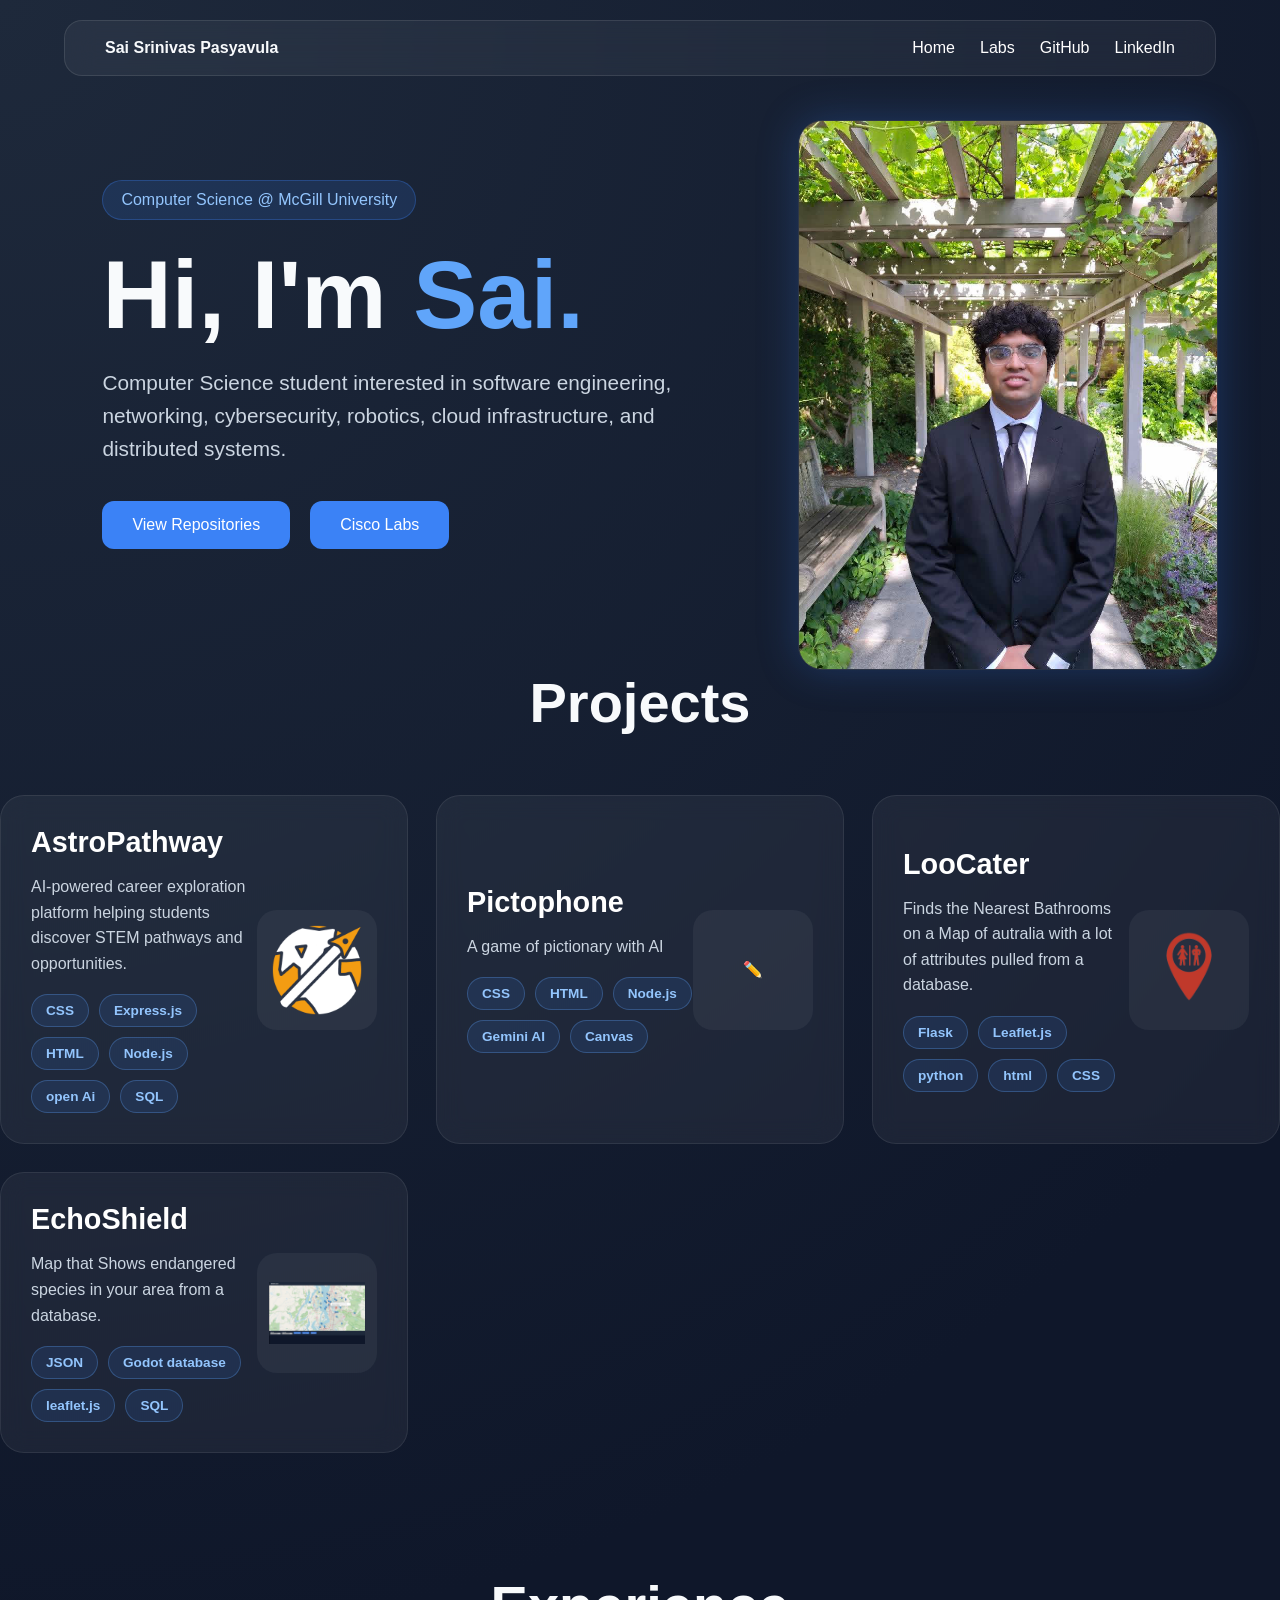
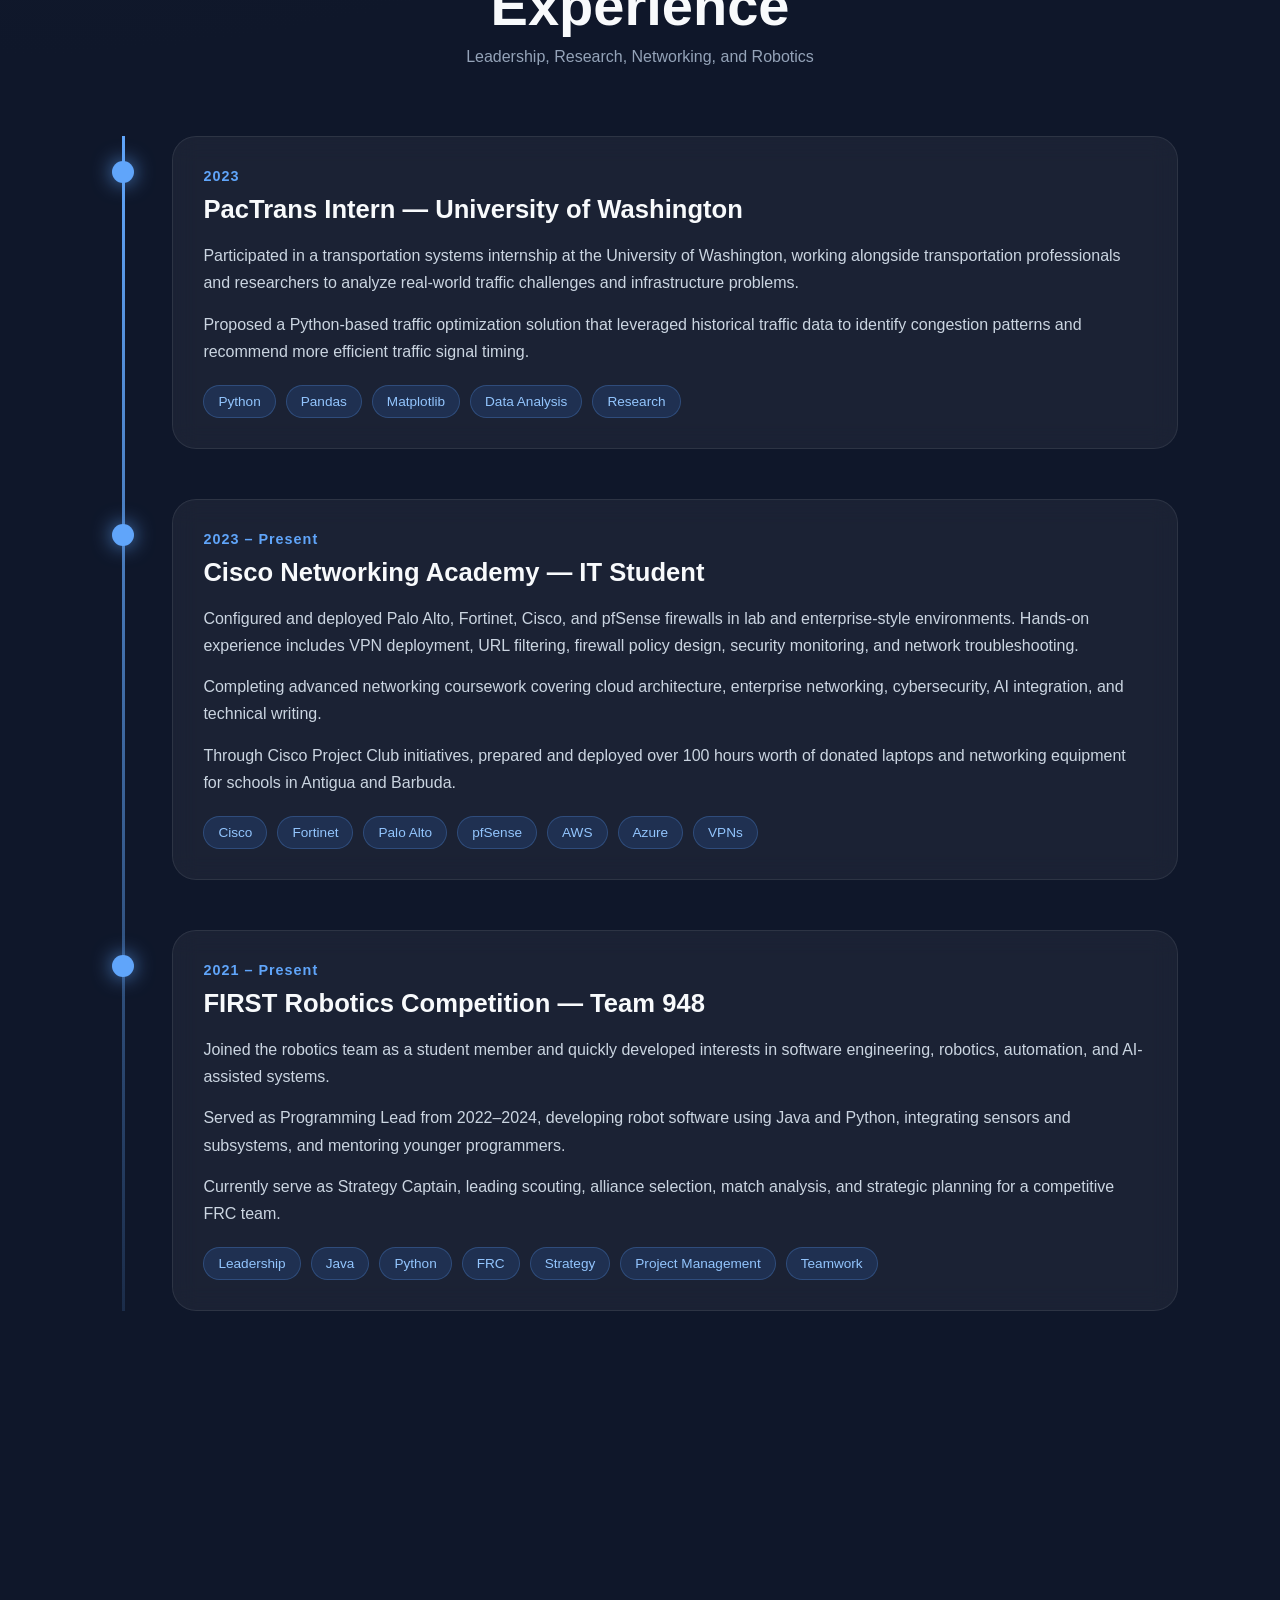
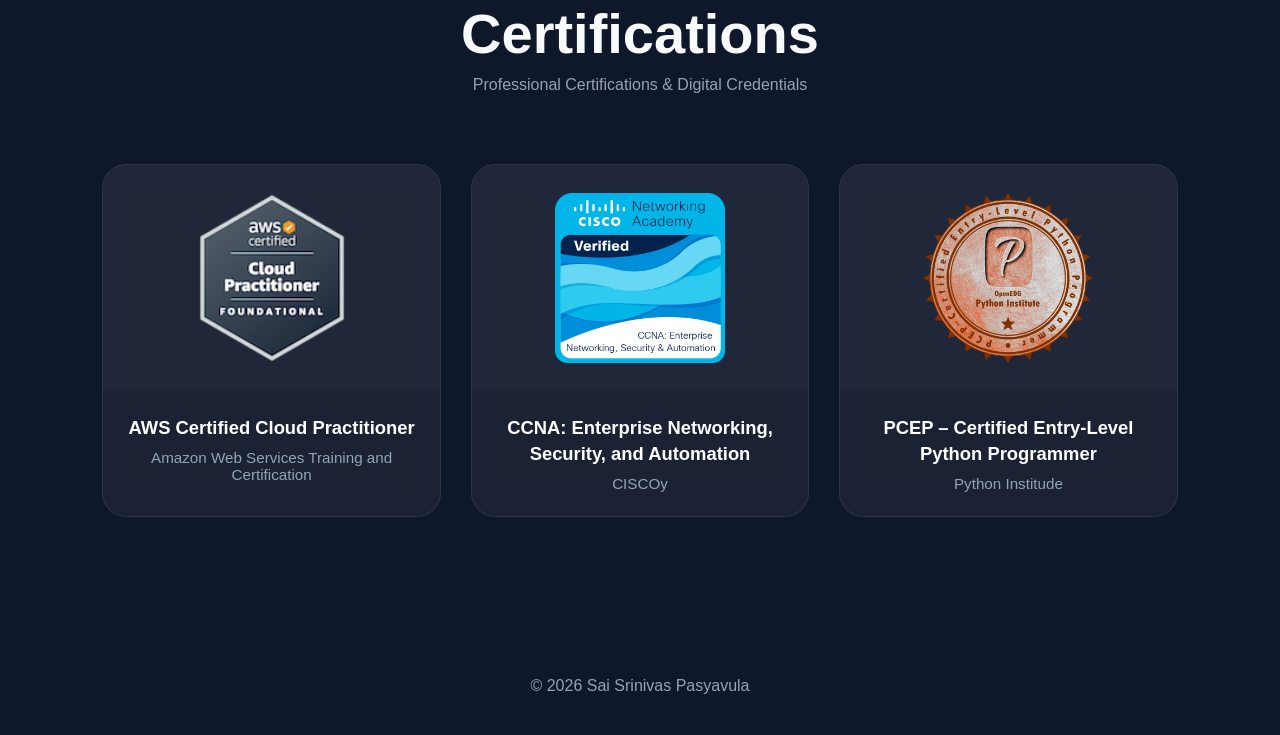
<file: index.html>
<!DOCTYPE html>

<html lang="en">
<head>
    <meta charset="UTF-8">
    <meta name="viewport" content="width=device-width, initial-scale=1.0">
    <title>Sai Srinivas Pasyavula | Portfolio</title>

    
<link rel="stylesheet" href="style.css">

<link
rel="stylesheet"
href="https://cdnjs.cloudflare.com/ajax/libs/font-awesome/6.5.1/css/all.min.css">


</head>
<body>

<nav>
    <div class="logo">Sai Srinivas Pasyavula</div>

<ul>
    <li><a href="#home">Home</a></li>
    <li><a href="labs.Html">Labs</a></li>
    <li><a href="https://github.com/saiawe2021" target="_blank">GitHub</a></li>
    <li><a href="https://www.linkedin.com/in/saisrinivaspasyavula/" target="_blank">LinkedIn</a></li>
</ul>


</nav>

<section id="home" class="hero">


<div class="hero-content">

    <span class="badge">Computer Science @ McGill University</span>

    <h1>
        Hi, I'm <span class="accent">Sai.</span>
    </h1>

    <p>
        Computer Science student interested in software engineering,
        networking, cybersecurity, robotics, cloud infrastructure,
        and distributed systems.
    </p>

    <div class="buttons">
        <a href="https://github.com/saiawe2021?tab=repositories" class="btn-primary">View Repositories</a>
        <a href="labs.Html" class="btn-secondary">Cisco Labs</a>
    </div>

</div>

<div class="hero-image">
    <img src="Images/Pic.jpg" alt="Profile Picture">
</div>


</section>

<section id="projects">

    <h2 class="section-title">Projects</h2>

    <div class="projects-grid">

        <a class="project-card"
           href="https://github.com/saiawe2021/HackBytesProject/tree/main"
           target="_blank">

            <div class="project-content">
                <h3>AstroPathway</h3>

                <p>
                    AI-powered career exploration platform helping  students discover STEM pathways and opportunities.
                </p>

                <div class="project-skills">
    <span> CSS</span>
    <span>Express.js </span>
    <span>HTML</span>
    <span>Node.js</span>
    <span>open Ai</span>
    <span>SQL</span>
</div>
            </div>

            <div class="project-icon">
                <img src="Images/AstroPathway.png" alt="">
            </div>

        </a>

        <a class="project-card"
           href="https://github.com/saiawe2021/Pictophone/tree/main"
           target="_blank">

            <div class="project-content">
                <h3>Pictophone</h3>

                <p> 
                    A game of pictionary with AI
                </p>


                  <div class="project-skills">
    <span> CSS</span>
    <span>HTML</span>
    <span>Node.js</span>
    <span>Gemini AI</span>
    <span>Canvas</span>
</div>
            </div>
            <div class="project-icon pictophone-icon">
                ✏️
            </div>

        </a>

        <a class="project-card"
           href="https://github.com/saiawe2021/LooCator/tree/main"
           target="_blank">

            <div class="project-content">
                <h3>LooCater</h3>

                <p>
                    Finds the Nearest Bathrooms on a Map of autralia with a lot of attributes pulled from a database. 
                </p>


                <div class="project-skills">
    <span>Flask</span>
    <span>Leaflet.js</span>
    <span>python</span>
    <span>html</span>
    <span>CSS</span>
</div>
            </div>

            <div class="project-icon">
                <img src="Images/LooCator.jpg" alt="">
            </div>

        </a>

        <a class="project-card"
           href="https://github.com/saiawe2021/EchoShield"
           target="_blank">

            <div class="project-content">
                <h3>EchoShield</h3>

                <p>
                    Map that Shows endangered species in your area from a database.
                </p>

                <div class="project-skills">
    <span> JSON </span>
    <span>Godot database  </span>
    <span>leaflet.js</span>
    <span>SQL</span>
</div>
            </div>

            <div class="project-icon">
                <img src="Images/gallery.jpg" alt="">
            </div>

        </a>
    </div>

</section>
<section id="experience">

<div class="section-header">
    <h2>Experience</h2>
    <p>Leadership, Research, Networking, and Robotics</p>
</div>

<div class="timeline">

    <div class="timeline-item">

        <div class="timeline-dot"></div>

        <div class="experience-card">

            <span class="experience-date">2023</span>

            <h3>PacTrans Intern — University of Washington</h3>

            <p>
                Participated in a transportation systems internship at the
                University of Washington, working alongside transportation
                professionals and researchers to analyze real-world traffic
                challenges and infrastructure problems.
            </p>

            <p>
                Proposed a Python-based traffic optimization solution that
                leveraged historical traffic data to identify congestion
                patterns and recommend more efficient traffic signal timing.
            </p>

            <div class="experience-skills">
                <span>Python</span>
                <span>Pandas</span>
                <span>Matplotlib</span>
                <span>Data Analysis</span>
                <span>Research</span>
            </div>

        </div>

    </div>

    <div class="timeline-item">

        <div class="timeline-dot"></div>

        <div class="experience-card">

            <span class="experience-date">2023 – Present</span>

            <h3>Cisco Networking Academy — IT Student</h3>

            <p>
                Configured and deployed Palo Alto, Fortinet, Cisco, and
                pfSense firewalls in lab and enterprise-style environments.
                Hands-on experience includes VPN deployment, URL filtering,
                firewall policy design, security monitoring, and network
                troubleshooting.
            </p>

            <p>
                Completing advanced networking coursework covering cloud
                architecture, enterprise networking, cybersecurity, AI
                integration, and technical writing.
            </p>

            <p>
                Through Cisco Project Club initiatives, prepared and deployed
                over 100 hours worth of donated laptops and networking
                equipment for schools in Antigua and Barbuda.
            </p>

            <div class="experience-skills">
                <span>Cisco</span>
                <span>Fortinet</span>
                <span>Palo Alto</span>
                <span>pfSense</span>
                <span>AWS</span>
                <span>Azure</span>
                <span>VPNs</span>
            </div>

        </div>

    </div>

    <div class="timeline-item">

        <div class="timeline-dot"></div>

        <div class="experience-card">

            <span class="experience-date">2021 – Present</span>

            <h3>FIRST Robotics Competition — Team 948</h3>

            <p>
                Joined the robotics team as a student member and quickly
                developed interests in software engineering, robotics,
                automation, and AI-assisted systems.
            </p>

            <p>
                Served as Programming Lead from 2022–2024, developing robot
                software using Java and Python, integrating sensors and
                subsystems, and mentoring younger programmers.
            </p>

            <p>
                Currently serve as Strategy Captain, leading scouting,
                alliance selection, match analysis, and strategic planning
                for a competitive FRC team.
            </p>

            <div class="experience-skills">
                <span>Leadership</span>
                <span>Java</span>
                <span>Python</span>
                <span>FRC</span>
                <span>Strategy</span>
                <span>Project Management</span>
                <span>Teamwork</span>
            </div>

        </div>

    </div>

</div>

</section>
<section id="certifications">

    <div class="section-header">
        <h2>Certifications</h2>
        <p>Professional Certifications & Digital Credentials</p>
    </div>

    <div class="cert-grid">

        <a class="cert-card" href="https://www.credly.com/badges/a0a2ce1f-4c8a-4496-9f1f-7cb905b3dcfa/public_url" target="_blank">
            <div class="cert-image">
                <img src="Images/aws-certified-cloud-practitioner.png" alt="AWS Certified Cloud Practitioner">
            </div>
            <div class="cert-content">
                <h3>AWS Certified Cloud Practitioner</h3>
                <p>Amazon Web Services Training and Certification</p>
            </div>
        </a>

        <a class="cert-card" href="https://www.credly.com/badges/6f65e6af-9382-4da9-b23e-925e0f852972/public_url" target="_blank">
            <div class="cert-image">
                <img src="Images/ccna-enterprise-networking-security-and-automation.png" alt="Introduction to Cybersecurity">
            </div>
            <div class="cert-content">
                <h3>CCNA: Enterprise Networking, Security, and Automation</h3>
                <p>CISCOy</p>
            </div>
        </a>

        <a class="cert-card" href="https://www.credly.com/badges/246de1de-26d7-4078-a5a2-36c3ff4c272d/public_url" target="_blank">
            <div class="cert-image">
                <img src="Images/pcep-30-01-pcep-certified-entry-level-python-programmer.png" alt="Endpoint Security">
            </div>
            <div class="cert-content">
                <h3>PCEP – Certified Entry-Level Python Programmer</h3>
                <p>Python Institude</p>
            </div>
        </a>

    </div>

</section>


<footer>
    © 2026 Sai Srinivas Pasyavula
</footer>

</body>
</html>
</file>
<file: style.css>
*{
    margin:0;
    padding:0;
    box-sizing:border-box;
    font-family:"Segoe UI",sans-serif;
}

html{
    scroll-behavior:smooth;
}

body{
    background:radial-gradient(circle at top left,#1e293b,#0f172a 40%);
    color:#f8fafc;
}

/* NAVBAR */

nav{
    position:fixed;
    top:20px;
    left:50%;
    transform:translateX(-50%);

    width:90%;
    max-width:1300px;

    display:flex;
    justify-content:space-between;
    align-items:center;

    padding:18px 40px;

    background:rgba(255,255,255,.05);
    backdrop-filter:blur(15px);

    border:1px solid rgba(255,255,255,.1);
    border-radius:18px;

    z-index:1000;
}

.logo{
    font-weight:700;
}

nav ul{
    display:flex;
    gap:25px;
    list-style:none;
}

nav a{
    color:white;
    text-decoration:none;
    transition:.3s;
}

nav a:hover{
    color:#60a5fa;
}

/* HERO */

.hero{
    min-height:45vh;

    display:grid;
    grid-template-columns:55% 45%;

    align-items:start;

    padding-top:180px;
    padding-left:8%;
    padding-right:8%;

    gap:40px;
}

.badge{
    display:inline-block;

    background:rgba(59,130,246,.15);
    border:1px solid rgba(59,130,246,.3);

    color:#93c5fd;

    padding:10px 18px;
    border-radius:999px;

    margin-bottom:25px;
}

.hero h1{
    font-size:clamp(4rem,8vw,6rem);
    line-height:1.05;

    margin-bottom:20px;
}

.accent{
    color:#60a5fa;
}

.hero p{
    max-width:650px;

    color:#cbd5e1;

    font-size:1.3rem;
    line-height:1.6;
}

.buttons{
    display:flex;
    gap:20px;

    margin-top:35px;
}

.btn-primary{
    background:#3b82f6;
    color:white;

    text-decoration:none;

    padding:15px 30px;

    border-radius:12px;
}

.btn-primary:hover {
    background: #90b1e7;
    transform:
        translateY(-3px)
        scale(1.12);
}

.btn-secondary{
    background:#3b82f6;
    color:white;

    text-decoration:none;

    padding:15px 30px;

    border-radius:12px;
}


.btn-secondary:hover {
     background: #90b1e7;
     transform:
        translateY(-3px)
        scale(1.12);
}
/* IMAGE */

.hero-image{
    display:flex;
    justify-content:flex-end;

    margin-top:-60px;
}

.hero-image img{
    width:420px;
    height:550px;

    object-fit:cover;

    border-radius:24px;

    border:1px solid rgba(255,255,255,.1);

    box-shadow:0 0 40px rgba(59,130,246,.25);
}

/* FOOTER */

footer{
    text-align:center;

    padding:40px;

    color:#94a3b8;
}

.section-title{
    text-align:center;
    font-size:3.5rem;
    margin-bottom:60px;
}

.projects-grid{
    display:grid;

    grid-template-columns:
        repeat(auto-fit,minmax(380px,1fr));

    gap:28px;

    margin-top:50px;
}

.project-card{
    display:flex;
    justify-content:space-between;
    align-items:center;

    padding:30px;

    min-height:190px;

    text-decoration:none;
    color:white;

    background:rgba(255,255,255,.05);

    border:1px solid rgba(255,255,255,.08);

    border-radius:24px;

    backdrop-filter:blur(12px);

    transition:.3s ease;
}

.project-card:hover{
    transform:translateY(-8px);

    border-color:#60a5fa;

    box-shadow:
        0 15px 40px rgba(59,130,246,.15);
}

.project-content{
    max-width:70%;
}

.project-content h3{
    font-size:1.8rem;
    margin-bottom:15px;
}

.project-content p{
    color:#cbd5e1;
    line-height:1.6;
}

.project-icon{
    width:180px;
    height:180px;

    display:flex;
    justify-content:center;
    align-items:center;

    flex-shrink:0;
}

.pictophone-icon img{
    width:140px;
    height:140px;

    object-fit:contain;
}

.project-icon{
    width:120px;
    height:120px;

    display:flex;
    justify-content:center;
    align-items:center;

    flex-shrink:0;

    background:rgba(255,255,255,.05);

    border-radius:20px;

    padding:12px;
}

.project-icon img{
    width:100%;
    height:100%;

    object-fit:contain;

    border-radius:12px;

    transition:.3s ease;
}

.project-card:hover .project-icon img{
    transform:scale(1.08);
}

.project-skills{
    display:flex;
    flex-wrap:wrap;

    gap:10px;

    margin-top:18px;
}

.project-skills span{
    background:rgba(59,130,246,.12);

    border:1px solid rgba(96,165,250,.3);

    color:#93c5fd;

    padding:8px 14px;

    border-radius:999px;

    font-size:.85rem;
    font-weight:600;

    transition:all .25s ease;

    cursor:pointer;
}
.project-skills span:hover{

    transform:
        translateY(-3px)
        scale(1.12);

    background:rgba(59,130,246,.25);

    border-color:#60a5fa;

    box-shadow:
        0 0 20px rgba(59,130,246,.35);
}
.project-skills span:active{
    transform:scale(.95);
}

/* EXPERIENCE SECTION */

#experience{
padding:120px 8%;
}

.section-header{
text-align:center;
margin-bottom:70px;
}

.section-header h2{
font-size:3.5rem;
margin-bottom:10px;
}

.section-header p{
color:#94a3b8;
}

.timeline{
position:relative;

max-width:1100px;

margin:0 auto;


}

.timeline::before{
content:"";


position:absolute;

left:20px;
top:0;

width:3px;
height:100%;

background:
linear-gradient(
to bottom,
#60a5fa,
rgba(96,165,250,.15));


}

.timeline-item{
position:relative;

padding-left:70px;

margin-bottom:50px;


}

.timeline-dot{
position:absolute;

left:10px;
top:25px;

width:22px;
height:22px;

border-radius:50%;

background:#60a5fa;

box-shadow:
0 0 20px rgba(96,165,250,.8);
}

.experience-card{
background:rgba(255,255,255,.05);

border:1px solid rgba(255,255,255,.08);

backdrop-filter:blur(12px);

border-radius:24px;

padding:30px;

transition:.3s ease;

}

.experience-card:hover{
transform:translateY(-5px);

border-color:#60a5fa;

box-shadow:
0 15px 40px rgba(59,130,246,.15);

}

.experience-date{
color:#60a5fa;

font-size:.9rem;
font-weight:600;

letter-spacing:1px;
}

.experience-card h3{
margin-top:10px;
margin-bottom:18px;

font-size:1.6rem;

}

.experience-card p{
color:#cbd5e1;


line-height:1.7;

margin-bottom:14px;


}

.experience-skills{
display:flex;
flex-wrap:wrap;

gap:10px;

margin-top:20px;

}

.experience-skills span{
background:rgba(59,130,246,.15);

border:1px solid rgba(96,165,250,.25);

color:#93c5fd;

padding:8px 14px;

border-radius:999px;

font-size:.85rem;

transition:.25s ease;

}

.experience-skills span:hover{
transform:scale(1.08);

background:rgba(59,130,246,.25);

border-color:#60a5fa;

}

#certifications{
    padding:120px 8%;
}

.cert-grid{
    display:grid;
    grid-template-columns:repeat(auto-fit,minmax(260px,1fr));
    gap:30px;
    margin-top:50px;
}

.cert-card{
    text-decoration:none;
    color:white;
    background:rgba(255,255,255,.05);
    border:1px solid rgba(255,255,255,.08);
    border-radius:24px;
    overflow:hidden;
    backdrop-filter:blur(12px);
    transition:.3s ease;
    display:flex;
    flex-direction:column;
    align-items:center;
    text-align:center;
}

.cert-card:hover{
    transform:translateY(-8px);
    border-color:#60a5fa;
    box-shadow:0 15px 40px rgba(59,130,246,.2);
}

.cert-image{
    width:100%;
    padding:28px;
    display:flex;
    justify-content:center;
    align-items:center;
    background:rgba(255,255,255,.02);
}

.cert-image img{
    width:170px;
    height:170px;
    object-fit:contain;
    transition:.35s ease;
}

.cert-card:hover .cert-image img{
    transform:scale(1.08);
}

.cert-content{
    padding:24px;
}

.cert-content h3{
    font-size:1.15rem;
    margin-bottom:8px;
    line-height:1.4;
}

.cert-content p{
    color:#94a3b8;
    font-size:.95rem;
}
</file>
